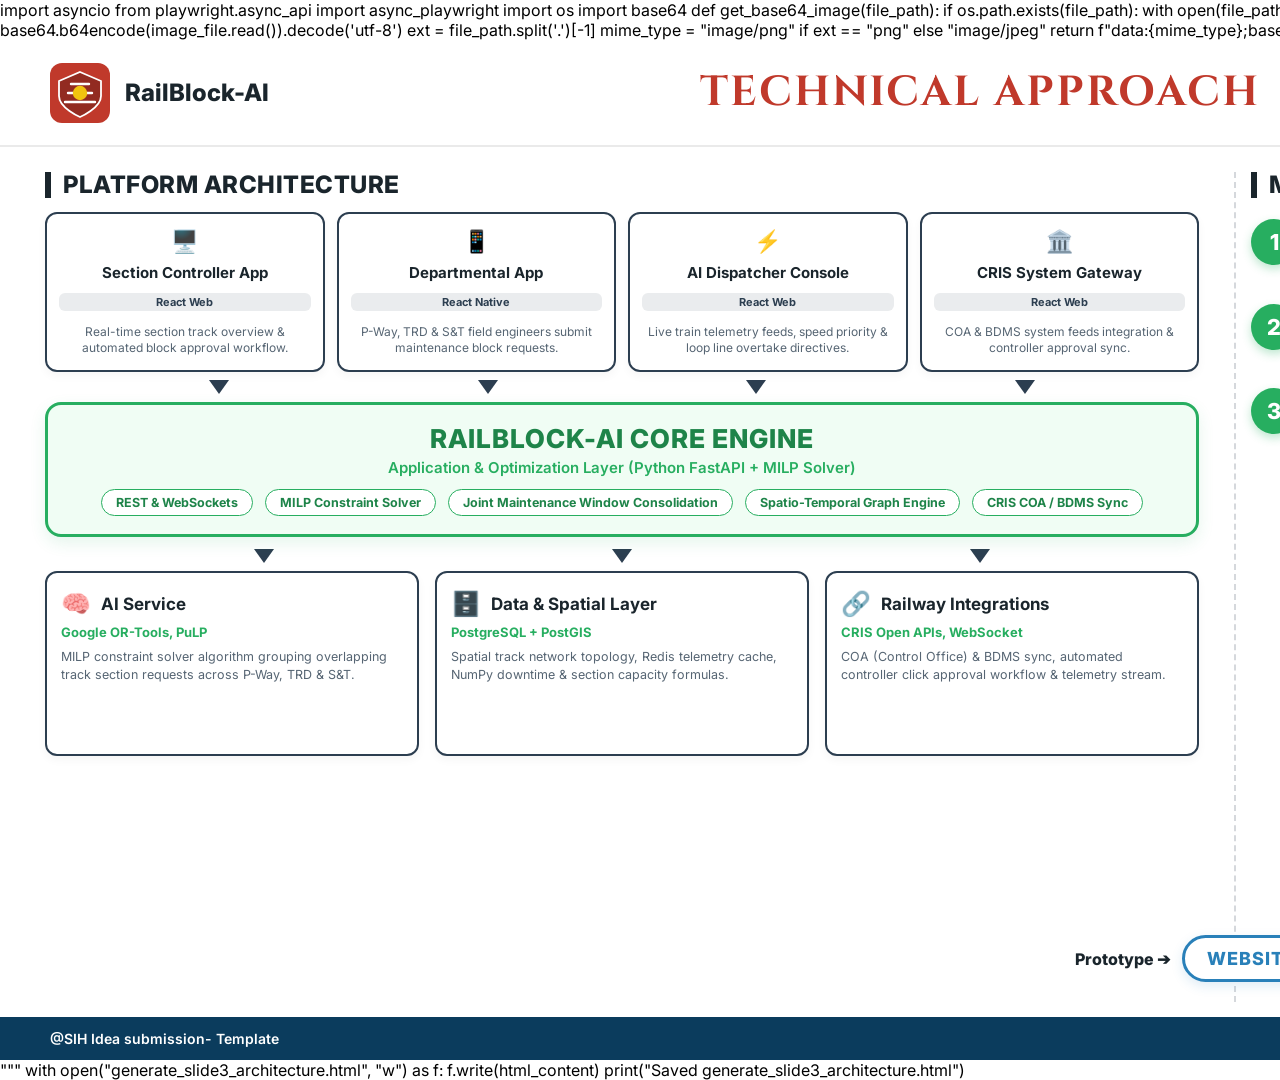
<file: generate_slide3_architecture.html>
import asyncio
from playwright.async_api import async_playwright
import os
import base64

def get_base64_image(file_path):
    if os.path.exists(file_path):
        with open(file_path, "rb") as image_file:
            encoded_string = base64.b64encode(image_file.read()).decode('utf-8')
            ext = file_path.split('.')[-1]
            mime_type = "image/png" if ext == "png" else "image/jpeg"
            return f"data:{mime_type};base64,{encoded_string}"
    return ""

html_content = """<!DOCTYPE html>
<html lang="en">
<head>
    <meta charset="UTF-8">
    <title>RailBlock-AI Slide 3 Technical Approach</title>
    <style>
        @import url('https://fonts.googleapis.com/css2?family=Inter:wght@400;500;600;700;800&family=Cinzel:wght@700&display=swap');
        
        * {
            box-sizing: border-box;
            margin: 0;
            padding: 0;
            font-family: 'Inter', -apple-system, BlinkMacSystemFont, sans-serif;
        }

        body {
            width: 1920px;
            height: 1080px;
            background-color: #ffffff;
            overflow: hidden;
            display: flex;
            flex-direction: column;
            justify-content: space-between;
        }

        /* HEADER BANNER */
        .header {
            height: 110px;
            width: 100%;
            padding: 15px 50px;
            display: flex;
            align-items: center;
            justify-content: space-between;
            border-bottom: 2px solid #eaeaea;
            background: #ffffff;
        }

        .header-logo-left {
            height: 75px;
            display: flex;
            align-items: center;
            gap: 15px;
        }

        .header-logo-left img {
            height: 70px;
            object-fit: contain;
        }

        .header-title {
            font-family: 'Cinzel', 'Times New Roman', serif;
            font-size: 42px;
            font-weight: 700;
            color: #C0392B;
            letter-spacing: 2px;
            text-transform: uppercase;
        }

        .header-logo-right {
            height: 75px;
            display: flex;
            align-items: center;
        }

        .header-logo-right img {
            height: 75px;
            object-fit: contain;
        }

        /* MAIN SLIDE CONTENT AREA */
        .main-content {
            height: 910px;
            padding: 25px 45px 15px 45px;
            display: flex;
            gap: 35px;
            background: #ffffff;
            position: relative;
        }

        /* LEFT SIDE: PLATFORM ARCHITECTURE (66%) */
        .left-panel {
            flex: 1.85;
            display: flex;
            flex-direction: column;
            gap: 14px;
        }

        .panel-title {
            font-size: 24px;
            font-weight: 800;
            color: #1A252C;
            letter-spacing: 0.5px;
            text-transform: uppercase;
            border-left: 6px solid #1A252C;
            padding-left: 12px;
            line-height: 1.1;
        }

        /* ROW 1: USER PORTALS */
        .portals-grid {
            display: grid;
            grid-template-columns: repeat(4, 1fr);
            gap: 12px;
        }

        .portal-card {
            background: #ffffff;
            border: 2px solid #2C3E50;
            border-radius: 12px;
            padding: 14px 12px;
            text-align: center;
            box-shadow: 0 4px 10px rgba(0,0,0,0.04);
            display: flex;
            flex-direction: column;
            justify-content: space-between;
            height: 160px;
        }

        .portal-card .card-icon {
            font-size: 22px;
            margin-bottom: 2px;
        }

        .portal-card .card-title {
            font-size: 15px;
            font-weight: 700;
            color: #1A252C;
            margin-bottom: 4px;
        }

        .portal-card .card-badge {
            display: inline-block;
            background: #EAECEE;
            color: #2C3E50;
            font-size: 11px;
            font-weight: 700;
            padding: 2px 8px;
            border-radius: 6px;
            margin-bottom: 6px;
        }

        .portal-card .card-desc {
            font-size: 12px;
            color: #566573;
            line-height: 1.35;
        }

        /* CONNECTOR ARROWS */
        .arrows-row {
            display: flex;
            justify-content: space-around;
            padding: 0 40px;
            margin: -6px 0;
        }

        .arrow-down {
            width: 0;
            height: 0;
            border-left: 10px solid transparent;
            border-right: 10px solid transparent;
            border-top: 14px solid #2C3E50;
        }

        /* MIDDLE ENGINE LAYER */
        .engine-box {
            background: #F0FDF4;
            border: 3px solid #27AE60;
            border-radius: 16px;
            padding: 18px 24px;
            text-align: center;
            box-shadow: 0 6px 16px rgba(39, 174, 96, 0.12);
            position: relative;
        }

        .engine-title {
            font-size: 26px;
            font-weight: 800;
            color: #1E8449;
            letter-spacing: 1px;
            margin-bottom: 4px;
        }

        .engine-subtitle {
            font-size: 15px;
            font-weight: 600;
            color: #27AE60;
            margin-bottom: 12px;
        }

        .engine-pills {
            display: flex;
            flex-wrap: wrap;
            justify-content: center;
            gap: 8px 12px;
        }

        .engine-pill {
            background: #ffffff;
            border: 1.5px solid #27AE60;
            color: #1E8449;
            font-size: 12.5px;
            font-weight: 700;
            padding: 5px 14px;
            border-radius: 20px;
        }

        /* ROW 3: BACKEND SERVICES */
        .backend-grid {
            display: grid;
            grid-template-columns: repeat(3, 1fr);
            gap: 16px;
        }

        .backend-card {
            background: #ffffff;
            border: 2px solid #2C3E50;
            border-radius: 12px;
            padding: 16px 14px;
            box-shadow: 0 4px 10px rgba(0,0,0,0.04);
            display: flex;
            flex-direction: column;
            height: 185px;
        }

        .backend-card .card-header {
            display: flex;
            align-items: center;
            gap: 10px;
            margin-bottom: 6px;
        }

        .backend-card .card-icon {
            font-size: 24px;
        }

        .backend-card .card-title {
            font-size: 17px;
            font-weight: 700;
            color: #1A252C;
        }

        .backend-card .card-tech {
            font-size: 13px;
            font-weight: 700;
            color: #27AE60;
            margin-bottom: 8px;
        }

        .backend-card .card-desc {
            font-size: 12.5px;
            color: #566573;
            line-height: 1.4;
        }

        /* PROTOTYPE CALLOUT CLOUD */
        .prototype-callout {
            position: absolute;
            bottom: 35px;
            left: 56%;
            display: flex;
            align-items: center;
            gap: 12px;
            z-index: 10;
        }

        .prototype-label {
            font-size: 16px;
            font-weight: 800;
            color: #1A252C;
        }

        .cloud-bubble {
            background: #ffffff;
            border: 3px solid #2980B9;
            border-radius: 30px;
            padding: 10px 22px;
            color: #2980B9;
            font-size: 18px;
            font-weight: 800;
            box-shadow: 0 4px 12px rgba(41, 128, 185, 0.15);
            text-transform: uppercase;
            letter-spacing: 1px;
        }

        /* RIGHT SIDE: BLOCK PLANNING RULE (34%) */
        .right-panel {
            flex: 1;
            display: flex;
            flex-direction: column;
            gap: 16px;
            padding-left: 15px;
            border-left: 2px dashed #D5D8DC;
        }

        .rule-cards {
            display: flex;
            flex-direction: column;
            gap: 20px;
            margin-top: 5px;
        }

        .rule-card {
            display: flex;
            gap: 16px;
            align-items: flex-start;
        }

        .rule-number {
            width: 46px;
            height: 46px;
            background: #27AE60;
            color: #ffffff;
            border-radius: 50%;
            display: flex;
            align-items: center;
            justify-content: center;
            font-size: 22px;
            font-weight: 800;
            flex-shrink: 0;
            box-shadow: 0 4px 10px rgba(39, 174, 96, 0.3);
        }

        .rule-content {
            display: flex;
            flex-direction: column;
            gap: 4px;
        }

        .rule-title {
            font-size: 18px;
            font-weight: 800;
            color: #1A252C;
            letter-spacing: 0.5px;
        }

        .rule-desc {
            font-size: 13.5px;
            color: #566573;
            line-height: 1.45;
        }

        /* FOOTER BANNER */
        .footer {
            height: 45px;
            background: #0B3C5D;
            color: #ffffff;
            display: flex;
            align-items: center;
            justify-content: space-between;
            padding: 0 50px;
            font-size: 14px;
            font-weight: 600;
        }
    </style>
</head>
<body>

    <!-- HEADER BANNER -->
    <div class="header">
        <div class="header-logo-left">
            <svg width="60" height="60" viewBox="0 0 100 100" fill="none" xmlns="http://www.w3.org/2000/svg">
                <rect width="100" height="100" rx="20" fill="#C0392B"/>
                <path d="M50 15 L85 30 V55 C85 75 50 90 50 90 C50 90 15 75 15 55 V30 L50 15 Z" fill="#922B21" stroke="#FFFFFF" stroke-width="3"/>
                <path d="M25 65 L75 65 M30 50 L70 50 M35 35 L65 35" stroke="#FFFFFF" stroke-width="4" stroke-linecap="round"/>
                <circle cx="50" cy="50" r="12" fill="#F1C40F"/>
            </svg>
            <span style="font-size: 24px; font-weight: 800; color: #1A252C;">RailBlock-AI</span>
        </div>
        <div class="header-title">TECHNICAL APPROACH</div>
        <div class="header-logo-right">
            <svg width="180" height="60" viewBox="0 0 300 100" fill="none" xmlns="http://www.w3.org/2000/svg">
                <circle cx="50" cy="50" r="35" fill="#E67E22"/>
                <path d="M50 20 V80 M20 50 H80 M30 30 L70 70 M30 70 L70 30" stroke="#FFFFFF" stroke-width="4"/>
                <text x="95" y="45" fill="#1A252C" font-size="22" font-weight="800">SMART INDIA</text>
                <text x="95" y="70" fill="#27AE60" font-size="20" font-weight="800">HACKATHON 2026</text>
            </svg>
        </div>
    </div>

    <!-- MAIN CONTENT -->
    <div class="main-content">

        <!-- LEFT PANEL: PLATFORM ARCHITECTURE -->
        <div class="left-panel">
            <div class="panel-title">PLATFORM ARCHITECTURE</div>

            <!-- ROW 1: USER PORTALS -->
            <div class="portals-grid">
                <div class="portal-card">
                    <div class="card-icon">🖥️</div>
                    <div class="card-title">Section Controller App</div>
                    <div class="card-badge">React Web</div>
                    <div class="card-desc">Real-time section track overview & automated block approval workflow.</div>
                </div>

                <div class="portal-card">
                    <div class="card-icon">📱</div>
                    <div class="card-title">Departmental App</div>
                    <div class="card-badge">React Native</div>
                    <div class="card-desc">P-Way, TRD & S&T field engineers submit maintenance block requests.</div>
                </div>

                <div class="portal-card">
                    <div class="card-icon">⚡</div>
                    <div class="card-title">AI Dispatcher Console</div>
                    <div class="card-badge">React Web</div>
                    <div class="card-desc">Live train telemetry feeds, speed priority & loop line overtake directives.</div>
                </div>

                <div class="portal-card">
                    <div class="card-icon">🏛️</div>
                    <div class="card-title">CRIS System Gateway</div>
                    <div class="card-badge">React Web</div>
                    <div class="card-desc">COA & BDMS system feeds integration & controller approval sync.</div>
                </div>
            </div>

            <!-- CONNECTOR ARROWS -->
            <div class="arrows-row">
                <div class="arrow-down"></div>
                <div class="arrow-down"></div>
                <div class="arrow-down"></div>
                <div class="arrow-down"></div>
            </div>

            <!-- MIDDLE ENGINE LAYER -->
            <div class="engine-box">
                <div class="engine-title">RAILBLOCK-AI CORE ENGINE</div>
                <div class="engine-subtitle">Application & Optimization Layer (Python FastAPI + MILP Solver)</div>
                <div class="engine-pills">
                    <span class="engine-pill">REST & WebSockets</span>
                    <span class="engine-pill">MILP Constraint Solver</span>
                    <span class="engine-pill">Joint Maintenance Window Consolidation</span>
                    <span class="engine-pill">Spatio-Temporal Graph Engine</span>
                    <span class="engine-pill">CRIS COA / BDMS Sync</span>
                </div>
            </div>

            <!-- CONNECTOR ARROWS -->
            <div class="arrows-row" style="margin-top: -2px;">
                <div class="arrow-down"></div>
                <div class="arrow-down"></div>
                <div class="arrow-down"></div>
            </div>

            <!-- ROW 3: BACKEND SERVICES -->
            <div class="backend-grid">
                <div class="backend-card">
                    <div class="card-header">
                        <span class="card-icon">🧠</span>
                        <span class="card-title">AI Service</span>
                    </div>
                    <div class="card-tech">Google OR-Tools, PuLP</div>
                    <div class="card-desc">MILP constraint solver algorithm grouping overlapping track section requests across P-Way, TRD & S&T.</div>
                </div>

                <div class="backend-card">
                    <div class="card-header">
                        <span class="card-icon">🗄️</span>
                        <span class="card-title">Data & Spatial Layer</span>
                    </div>
                    <div class="card-tech">PostgreSQL + PostGIS</div>
                    <div class="card-desc">Spatial track network topology, Redis telemetry cache, NumPy downtime & section capacity formulas.</div>
                </div>

                <div class="backend-card">
                    <div class="card-header">
                        <span class="card-icon">🔗</span>
                        <span class="card-title">Railway Integrations</span>
                    </div>
                    <div class="card-tech">CRIS Open APIs, WebSocket</div>
                    <div class="card-desc">COA (Control Office) & BDMS sync, automated controller click approval workflow & telemetry stream.</div>
                </div>
            </div>
        </div>

        <!-- PROTOTYPE CALLOUT CLOUD -->
        <div class="prototype-callout">
            <span class="prototype-label">Prototype ➔</span>
            <div class="cloud-bubble">WEBSITE</div>
        </div>

        <!-- RIGHT PANEL: BLOCK PLANNING RULE -->
        <div class="right-panel">
            <div class="panel-title">MILP BLOCK PLANNING RULE</div>

            <div class="rule-cards">
                <div class="rule-card">
                    <div class="rule-number">1</div>
                    <div class="rule-content">
                        <div class="rule-title">FILTER & CONSOLIDATE</div>
                        <div class="rule-desc">Groups overlapping P-Way, TRD & S&T track section requests into a single 4h joint maintenance window to eliminate repeated section closures.</div>
                    </div>
                </div>

                <div class="rule-card">
                    <div class="rule-number">2</div>
                    <div class="rule-content">
                        <div class="rule-title">RANK & SOLVE (MILP)</div>
                        <div class="rule-desc">Formulates Mixed-Integer Linear Programming to minimize total train delay while prioritizing high-speed express trains over slow freight traffic.</div>
                    </div>
                </div>

                <div class="rule-card">
                    <div class="rule-number">3</div>
                    <div class="rule-content">
                        <div class="rule-title">DYNAMIC DISPATCH</div>
                        <div class="rule-desc">Spatio-temporal graph rerouting dispatches loop line overtakes and dynamically updates section capacity with zero domino delay.</div>
                    </div>
                </div>
            </div>
        </div>

    </div>

    <!-- FOOTER BANNER -->
    <div class="footer">
        <span>@SIH Idea submission- Template</span>
        <span>3</span>
    </div>

</body>
</html>
"""

with open("generate_slide3_architecture.html", "w") as f:
    f.write(html_content)

print("Saved generate_slide3_architecture.html")
</file>
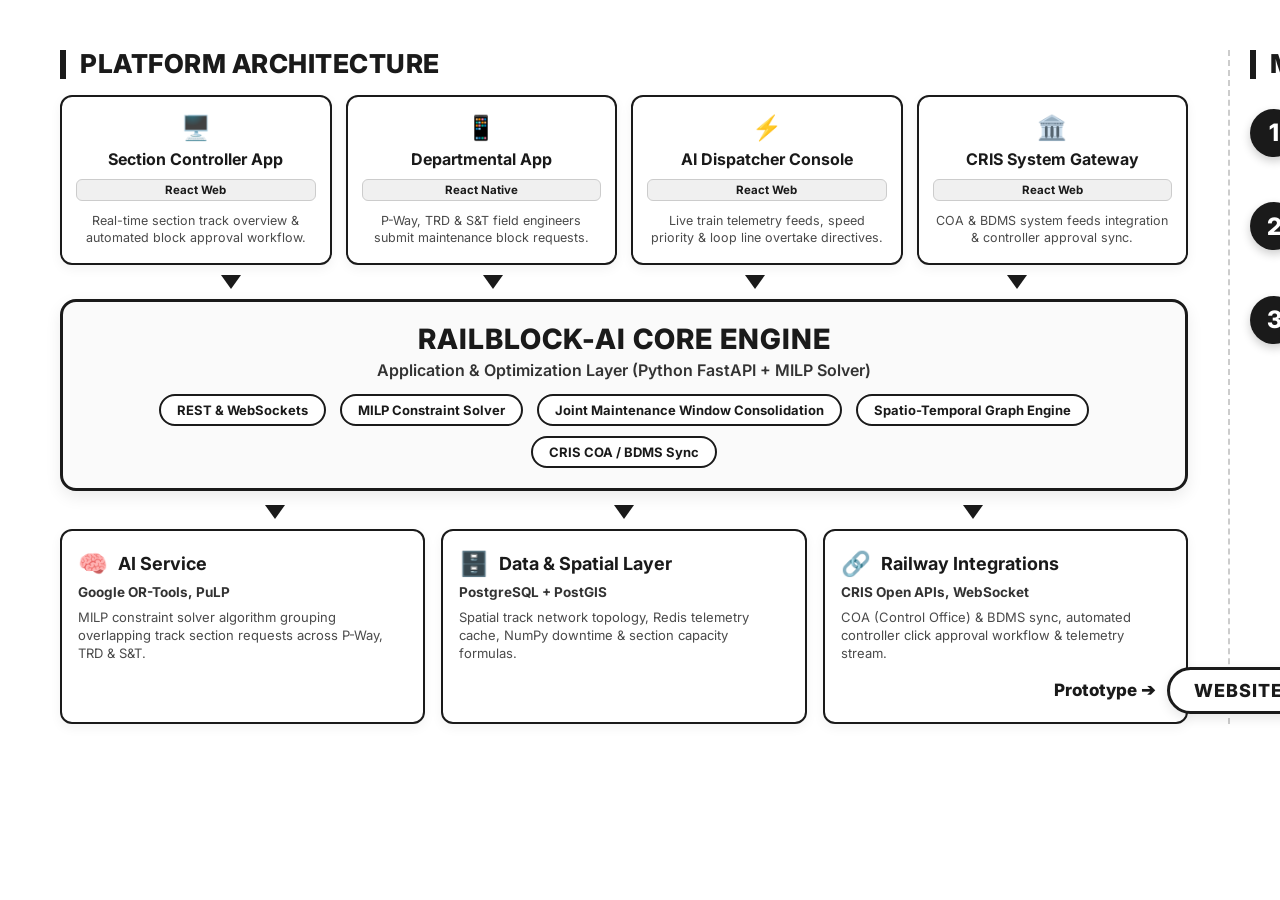
<file: slide3_bw_content.html>
<!DOCTYPE html>
<html lang="en">
<head>
    <meta charset="UTF-8">
    <title>RailBlock-AI Architecture Content Only (Black & White)</title>
    <style>
        @import url('https://fonts.googleapis.com/css2?family=Inter:wght@400;500;600;700;800&display=swap');
        
        * {
            box-sizing: border-box;
            margin: 0;
            padding: 0;
            font-family: 'Inter', -apple-system, BlinkMacSystemFont, sans-serif;
        }

        body {
            width: 1920px;
            background-color: #ffffff;
            overflow: hidden;
            display: flex;
            justify-content: center;
            align-items: center;
            padding: 20px;
        }

        /* MAIN CONTENT AREA ONLY - NO HEADER / NO FOOTER */
        .main-content {
            width: 1880px;
            padding: 30px 40px;
            display: flex;
            gap: 40px;
            background: #ffffff;
            position: relative;
        }

        /* LEFT SIDE: PLATFORM ARCHITECTURE (65%) */
        .left-panel {
            flex: 1.85;
            display: flex;
            flex-direction: column;
            gap: 16px;
        }

        .panel-title {
            font-size: 26px;
            font-weight: 800;
            color: #1A1A1A;
            letter-spacing: 0.5px;
            text-transform: uppercase;
            border-left: 6px solid #1A1A1A;
            padding-left: 14px;
            line-height: 1.1;
        }

        /* ROW 1: USER PORTALS */
        .portals-grid {
            display: grid;
            grid-template-columns: repeat(4, 1fr);
            gap: 14px;
        }

        .portal-card {
            background: #ffffff;
            border: 2px solid #1A1A1A;
            border-radius: 12px;
            padding: 16px 14px;
            text-align: center;
            box-shadow: 0 4px 12px rgba(0,0,0,0.05);
            display: flex;
            flex-direction: column;
            justify-content: space-between;
            height: 170px;
        }

        .portal-card .card-icon {
            font-size: 24px;
            margin-bottom: 2px;
        }

        .portal-card .card-title {
            font-size: 16px;
            font-weight: 700;
            color: #1A1A1A;
            margin-bottom: 4px;
        }

        .portal-card .card-badge {
            display: inline-block;
            background: #F0F0F0;
            color: #1A1A1A;
            border: 1px solid #CCCCCC;
            font-size: 11.5px;
            font-weight: 700;
            padding: 3px 10px;
            border-radius: 6px;
            margin-bottom: 6px;
        }

        .portal-card .card-desc {
            font-size: 12.5px;
            color: #4A4A4A;
            line-height: 1.35;
        }

        /* CONNECTOR ARROWS */
        .arrows-row {
            display: flex;
            justify-content: space-around;
            padding: 0 40px;
            margin: -6px 0;
        }

        .arrow-down {
            width: 0;
            height: 0;
            border-left: 10px solid transparent;
            border-right: 10px solid transparent;
            border-top: 14px solid #1A1A1A;
        }

        /* MIDDLE ENGINE LAYER */
        .engine-box {
            background: #FAFAFA;
            border: 3px solid #1A1A1A;
            border-radius: 16px;
            padding: 20px 24px;
            text-align: center;
            box-shadow: 0 6px 16px rgba(0, 0, 0, 0.08);
            position: relative;
        }

        .engine-title {
            font-size: 28px;
            font-weight: 800;
            color: #1A1A1A;
            letter-spacing: 1px;
            margin-bottom: 4px;
        }

        .engine-subtitle {
            font-size: 16px;
            font-weight: 600;
            color: #333333;
            margin-bottom: 14px;
        }

        .engine-pills {
            display: flex;
            flex-wrap: wrap;
            justify-content: center;
            gap: 10px 14px;
        }

        .engine-pill {
            background: #ffffff;
            border: 2px solid #1A1A1A;
            color: #1A1A1A;
            font-size: 13px;
            font-weight: 700;
            padding: 6px 16px;
            border-radius: 20px;
        }

        /* ROW 3: BACKEND SERVICES */
        .backend-grid {
            display: grid;
            grid-template-columns: repeat(3, 1fr);
            gap: 16px;
        }

        .backend-card {
            background: #ffffff;
            border: 2px solid #1A1A1A;
            border-radius: 12px;
            padding: 18px 16px;
            box-shadow: 0 4px 12px rgba(0,0,0,0.05);
            display: flex;
            flex-direction: column;
            height: 195px;
        }

        .backend-card .card-header {
            display: flex;
            align-items: center;
            gap: 10px;
            margin-bottom: 6px;
        }

        .backend-card .card-icon {
            font-size: 24px;
        }

        .backend-card .card-title {
            font-size: 18px;
            font-weight: 700;
            color: #1A1A1A;
        }

        .backend-card .card-tech {
            font-size: 13.5px;
            font-weight: 700;
            color: #333333;
            margin-bottom: 8px;
        }

        .backend-card .card-desc {
            font-size: 13px;
            color: #4A4A4A;
            line-height: 1.4;
        }

        /* PROTOTYPE CALLOUT CLOUD */
        .prototype-callout {
            position: absolute;
            bottom: 40px;
            left: 55%;
            display: flex;
            align-items: center;
            gap: 12px;
            z-index: 10;
        }

        .prototype-label {
            font-size: 17px;
            font-weight: 800;
            color: #1A1A1A;
        }

        .cloud-bubble {
            background: #ffffff;
            border: 3px solid #1A1A1A;
            border-radius: 30px;
            padding: 10px 24px;
            color: #1A1A1A;
            font-size: 18px;
            font-weight: 800;
            box-shadow: 0 4px 12px rgba(0, 0, 0, 0.1);
            text-transform: uppercase;
            letter-spacing: 1px;
        }

        /* RIGHT SIDE: BLOCK PLANNING RULE (35%) */
        .right-panel {
            flex: 1;
            display: flex;
            flex-direction: column;
            gap: 20px;
            padding-left: 20px;
            border-left: 2px dashed #CCCCCC;
        }

        .rule-cards {
            display: flex;
            flex-direction: column;
            gap: 24px;
            margin-top: 10px;
        }

        .rule-card {
            display: flex;
            gap: 18px;
            align-items: flex-start;
        }

        .rule-number {
            width: 48px;
            height: 48px;
            background: #1A1A1A;
            color: #ffffff;
            border-radius: 50%;
            display: flex;
            align-items: center;
            justify-content: center;
            font-size: 24px;
            font-weight: 800;
            flex-shrink: 0;
            box-shadow: 0 4px 10px rgba(0, 0, 0, 0.2);
        }

        .rule-content {
            display: flex;
            flex-direction: column;
            gap: 6px;
        }

        .rule-title {
            font-size: 19px;
            font-weight: 800;
            color: #1A1A1A;
            letter-spacing: 0.5px;
        }

        .rule-desc {
            font-size: 14px;
            color: #4A4A4A;
            line-height: 1.45;
        }
    </style>
</head>
<body>

    <!-- MAIN CONTENT ONLY (NO HEADER BANNER, NO FOOTER BANNER) -->
    <div class="main-content">

        <!-- LEFT PANEL: PLATFORM ARCHITECTURE -->
        <div class="left-panel">
            <div class="panel-title">PLATFORM ARCHITECTURE</div>

            <!-- ROW 1: USER PORTALS -->
            <div class="portals-grid">
                <div class="portal-card">
                    <div class="card-icon">🖥️</div>
                    <div class="card-title">Section Controller App</div>
                    <div class="card-badge">React Web</div>
                    <div class="card-desc">Real-time section track overview & automated block approval workflow.</div>
                </div>

                <div class="portal-card">
                    <div class="card-icon">📱</div>
                    <div class="card-title">Departmental App</div>
                    <div class="card-badge">React Native</div>
                    <div class="card-desc">P-Way, TRD & S&T field engineers submit maintenance block requests.</div>
                </div>

                <div class="portal-card">
                    <div class="card-icon">⚡</div>
                    <div class="card-title">AI Dispatcher Console</div>
                    <div class="card-badge">React Web</div>
                    <div class="card-desc">Live train telemetry feeds, speed priority & loop line overtake directives.</div>
                </div>

                <div class="portal-card">
                    <div class="card-icon">🏛️</div>
                    <div class="card-title">CRIS System Gateway</div>
                    <div class="card-badge">React Web</div>
                    <div class="card-desc">COA & BDMS system feeds integration & controller approval sync.</div>
                </div>
            </div>

            <!-- CONNECTOR ARROWS -->
            <div class="arrows-row">
                <div class="arrow-down"></div>
                <div class="arrow-down"></div>
                <div class="arrow-down"></div>
                <div class="arrow-down"></div>
            </div>

            <!-- MIDDLE ENGINE LAYER -->
            <div class="engine-box">
                <div class="engine-title">RAILBLOCK-AI CORE ENGINE</div>
                <div class="engine-subtitle">Application & Optimization Layer (Python FastAPI + MILP Solver)</div>
                <div class="engine-pills">
                    <span class="engine-pill">REST & WebSockets</span>
                    <span class="engine-pill">MILP Constraint Solver</span>
                    <span class="engine-pill">Joint Maintenance Window Consolidation</span>
                    <span class="engine-pill">Spatio-Temporal Graph Engine</span>
                    <span class="engine-pill">CRIS COA / BDMS Sync</span>
                </div>
            </div>

            <!-- CONNECTOR ARROWS -->
            <div class="arrows-row" style="margin-top: -2px;">
                <div class="arrow-down"></div>
                <div class="arrow-down"></div>
                <div class="arrow-down"></div>
            </div>

            <!-- ROW 3: BACKEND SERVICES -->
            <div class="backend-grid">
                <div class="backend-card">
                    <div class="card-header">
                        <span class="card-icon">🧠</span>
                        <span class="card-title">AI Service</span>
                    </div>
                    <div class="card-tech">Google OR-Tools, PuLP</div>
                    <div class="card-desc">MILP constraint solver algorithm grouping overlapping track section requests across P-Way, TRD & S&T.</div>
                </div>

                <div class="backend-card">
                    <div class="card-header">
                        <span class="card-icon">🗄️</span>
                        <span class="card-title">Data & Spatial Layer</span>
                    </div>
                    <div class="card-tech">PostgreSQL + PostGIS</div>
                    <div class="card-desc">Spatial track network topology, Redis telemetry cache, NumPy downtime & section capacity formulas.</div>
                </div>

                <div class="backend-card">
                    <div class="card-header">
                        <span class="card-icon">🔗</span>
                        <span class="card-title">Railway Integrations</span>
                    </div>
                    <div class="card-tech">CRIS Open APIs, WebSocket</div>
                    <div class="card-desc">COA (Control Office) & BDMS sync, automated controller click approval workflow & telemetry stream.</div>
                </div>
            </div>
        </div>

        <!-- PROTOTYPE CALLOUT CLOUD -->
        <div class="prototype-callout">
            <span class="prototype-label">Prototype ➔</span>
            <div class="cloud-bubble">WEBSITE</div>
        </div>

        <!-- RIGHT PANEL: BLOCK PLANNING RULE -->
        <div class="right-panel">
            <div class="panel-title">MILP BLOCK PLANNING RULE</div>

            <div class="rule-cards">
                <div class="rule-card">
                    <div class="rule-number">1</div>
                    <div class="rule-content">
                        <div class="rule-title">FILTER & CONSOLIDATE</div>
                        <div class="rule-desc">Groups overlapping P-Way, TRD & S&T track section requests into a single 4h joint maintenance window to eliminate repeated section closures.</div>
                    </div>
                </div>

                <div class="rule-card">
                    <div class="rule-number">2</div>
                    <div class="rule-content">
                        <div class="rule-title">RANK & SOLVE (MILP)</div>
                        <div class="rule-desc">Formulates Mixed-Integer Linear Programming to minimize total train delay while prioritizing high-speed express trains over slow freight traffic.</div>
                    </div>
                </div>

                <div class="rule-card">
                    <div class="rule-number">3</div>
                    <div class="rule-content">
                        <div class="rule-title">DYNAMIC DISPATCH</div>
                        <div class="rule-desc">Spatio-temporal graph rerouting dispatches loop line overtakes and dynamically updates section capacity with zero domino delay.</div>
                    </div>
                </div>
            </div>
        </div>

    </div>

</body>
</html>
</file>
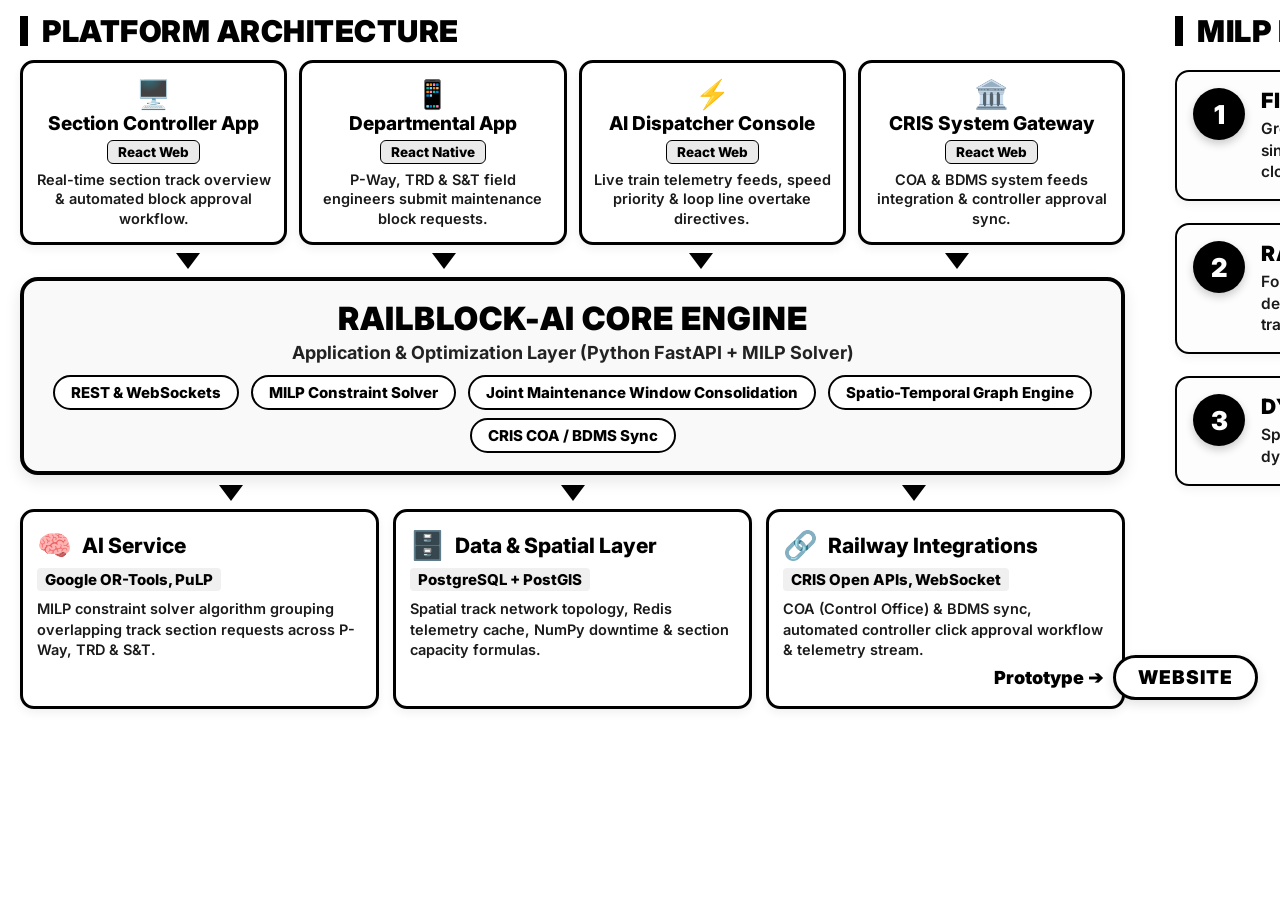
<file: slide3_bw_large_font.html>
<!DOCTYPE html>
<html lang="en">
<head>
    <meta charset="UTF-8">
    <title>RailBlock-AI B&W Architecture Large Font</title>
    <style>
        @import url('https://fonts.googleapis.com/css2?family=Inter:wght@500;600;700;800;900&display=swap');
        
        * {
            box-sizing: border-box;
            margin: 0;
            padding: 0;
            font-family: 'Inter', -apple-system, BlinkMacSystemFont, sans-serif;
        }

        body {
            width: 1840px;
            background-color: #ffffff;
            overflow: hidden;
            display: flex;
            justify-content: center;
            align-items: center;
            padding: 0;
        }

        /* MAIN CONTENT AREA - OPTIMIZED FOR CANVA 1840x780 ASPECT RATIO */
        .main-content {
            width: 1840px;
            padding: 16px 20px;
            display: flex;
            gap: 30px;
            background: #ffffff;
            position: relative;
        }

        /* LEFT SIDE: PLATFORM ARCHITECTURE (64%) */
        .left-panel {
            flex: 1.8;
            display: flex;
            flex-direction: column;
            gap: 12px;
        }

        .panel-title {
            font-size: 30px;
            font-weight: 900;
            color: #000000;
            letter-spacing: 0.5px;
            text-transform: uppercase;
            border-left: 8px solid #000000;
            padding-left: 14px;
            line-height: 1.0;
            margin-bottom: 2px;
        }

        /* ROW 1: USER PORTALS */
        .portals-grid {
            display: grid;
            grid-template-columns: repeat(4, 1fr);
            gap: 12px;
        }

        .portal-card {
            background: #ffffff;
            border: 3px solid #000000;
            border-radius: 14px;
            padding: 14px 12px;
            text-align: center;
            box-shadow: 0 4px 10px rgba(0,0,0,0.06);
            display: flex;
            flex-direction: column;
            justify-content: space-between;
            min-height: 185px;
        }

        .portal-card .card-icon {
            font-size: 28px;
            margin-bottom: 2px;
        }

        .portal-card .card-title {
            font-size: 19px;
            font-weight: 800;
            color: #000000;
            margin-bottom: 4px;
            line-height: 1.2;
        }

        .portal-card .card-badge {
            display: inline-block;
            background: #EAEAEA;
            color: #000000;
            border: 1.5px solid #000000;
            font-size: 13.5px;
            font-weight: 800;
            padding: 3px 10px;
            border-radius: 6px;
            margin-bottom: 6px;
            align-self: center;
        }

        .portal-card .card-desc {
            font-size: 14.5px;
            font-weight: 600;
            color: #1A1A1A;
            line-height: 1.35;
        }

        /* CONNECTOR ARROWS */
        .arrows-row {
            display: flex;
            justify-content: space-around;
            padding: 0 40px;
            margin: -4px 0;
        }

        .arrow-down {
            width: 0;
            height: 0;
            border-left: 12px solid transparent;
            border-right: 12px solid transparent;
            border-top: 16px solid #000000;
        }

        /* MIDDLE ENGINE LAYER */
        .engine-box {
            background: #F9F9F9;
            border: 4px solid #000000;
            border-radius: 18px;
            padding: 18px 24px;
            text-align: center;
            box-shadow: 0 6px 16px rgba(0, 0, 0, 0.1);
            position: relative;
        }

        .engine-title {
            font-size: 32px;
            font-weight: 900;
            color: #000000;
            letter-spacing: 1px;
            margin-bottom: 4px;
        }

        .engine-subtitle {
            font-size: 18px;
            font-weight: 700;
            color: #222222;
            margin-bottom: 12px;
        }

        .engine-pills {
            display: flex;
            flex-wrap: wrap;
            justify-content: center;
            gap: 8px 12px;
        }

        .engine-pill {
            background: #ffffff;
            border: 2.5px solid #000000;
            color: #000000;
            font-size: 15px;
            font-weight: 800;
            padding: 6px 16px;
            border-radius: 20px;
        }

        /* ROW 3: BACKEND SERVICES */
        .backend-grid {
            display: grid;
            grid-template-columns: repeat(3, 1fr);
            gap: 14px;
        }

        .backend-card {
            background: #ffffff;
            border: 3px solid #000000;
            border-radius: 14px;
            padding: 16px 14px;
            box-shadow: 0 4px 10px rgba(0,0,0,0.06);
            display: flex;
            flex-direction: column;
            min-height: 200px;
        }

        .backend-card .card-header {
            display: flex;
            align-items: center;
            gap: 10px;
            margin-bottom: 6px;
        }

        .backend-card .card-icon {
            font-size: 28px;
        }

        .backend-card .card-title {
            font-size: 21px;
            font-weight: 800;
            color: #000000;
        }

        .backend-card .card-tech {
            font-size: 15px;
            font-weight: 800;
            color: #000000;
            margin-bottom: 8px;
            background: #F0F0F0;
            padding: 2px 8px;
            border-radius: 4px;
            display: inline-block;
            align-self: flex-start;
        }

        .backend-card .card-desc {
            font-size: 14.5px;
            font-weight: 600;
            color: #1A1A1A;
            line-height: 1.4;
        }

        /* PROTOTYPE CALLOUT CLOUD */
        .prototype-callout {
            position: absolute;
            bottom: 25px;
            left: 54%;
            display: flex;
            align-items: center;
            gap: 10px;
            z-index: 10;
        }

        .prototype-label {
            font-size: 18px;
            font-weight: 900;
            color: #000000;
        }

        .cloud-bubble {
            background: #ffffff;
            border: 3.5px solid #000000;
            border-radius: 30px;
            padding: 8px 22px;
            color: #000000;
            font-size: 19px;
            font-weight: 900;
            box-shadow: 0 4px 12px rgba(0, 0, 0, 0.12);
            text-transform: uppercase;
            letter-spacing: 1px;
        }

        /* RIGHT SIDE: BLOCK PLANNING RULE (36%) */
        .right-panel {
            flex: 1.05;
            display: flex;
            flex-direction: column;
            gap: 16px;
            padding-left: 20px;
            border-left: 3px stroke #000000;
        }

        .rule-cards {
            display: flex;
            flex-direction: column;
            gap: 22px;
            margin-top: 6px;
        }

        .rule-card {
            display: flex;
            gap: 16px;
            align-items: flex-start;
            background: #FDFDFD;
            border: 2.5px solid #000000;
            border-radius: 14px;
            padding: 16px 16px;
            box-shadow: 0 4px 10px rgba(0,0,0,0.05);
        }

        .rule-number {
            width: 52px;
            height: 52px;
            background: #000000;
            color: #ffffff;
            border-radius: 50%;
            display: flex;
            align-items: center;
            justify-content: center;
            font-size: 26px;
            font-weight: 900;
            flex-shrink: 0;
            box-shadow: 0 4px 8px rgba(0, 0, 0, 0.2);
        }

        .rule-content {
            display: flex;
            flex-direction: column;
            gap: 5px;
        }

        .rule-title {
            font-size: 21px;
            font-weight: 900;
            color: #000000;
            letter-spacing: 0.5px;
        }

        .rule-desc {
            font-size: 15.5px;
            font-weight: 600;
            color: #1A1A1A;
            line-height: 1.4;
        }
    </style>
</head>
<body>

    <!-- MAIN CONTENT ONLY (NO HEADER BANNER, NO FOOTER BANNER) -->
    <div class="main-content">

        <!-- LEFT PANEL: PLATFORM ARCHITECTURE -->
        <div class="left-panel">
            <div class="panel-title">PLATFORM ARCHITECTURE</div>

            <!-- ROW 1: USER PORTALS -->
            <div class="portals-grid">
                <div class="portal-card">
                    <div class="card-icon">🖥️</div>
                    <div class="card-title">Section Controller App</div>
                    <div class="card-badge">React Web</div>
                    <div class="card-desc">Real-time section track overview & automated block approval workflow.</div>
                </div>

                <div class="portal-card">
                    <div class="card-icon">📱</div>
                    <div class="card-title">Departmental App</div>
                    <div class="card-badge">React Native</div>
                    <div class="card-desc">P-Way, TRD & S&T field engineers submit maintenance block requests.</div>
                </div>

                <div class="portal-card">
                    <div class="card-icon">⚡</div>
                    <div class="card-title">AI Dispatcher Console</div>
                    <div class="card-badge">React Web</div>
                    <div class="card-desc">Live train telemetry feeds, speed priority & loop line overtake directives.</div>
                </div>

                <div class="portal-card">
                    <div class="card-icon">🏛️</div>
                    <div class="card-title">CRIS System Gateway</div>
                    <div class="card-badge">React Web</div>
                    <div class="card-desc">COA & BDMS system feeds integration & controller approval sync.</div>
                </div>
            </div>

            <!-- CONNECTOR ARROWS -->
            <div class="arrows-row">
                <div class="arrow-down"></div>
                <div class="arrow-down"></div>
                <div class="arrow-down"></div>
                <div class="arrow-down"></div>
            </div>

            <!-- MIDDLE ENGINE LAYER -->
            <div class="engine-box">
                <div class="engine-title">RAILBLOCK-AI CORE ENGINE</div>
                <div class="engine-subtitle">Application & Optimization Layer (Python FastAPI + MILP Solver)</div>
                <div class="engine-pills">
                    <span class="engine-pill">REST & WebSockets</span>
                    <span class="engine-pill">MILP Constraint Solver</span>
                    <span class="engine-pill">Joint Maintenance Window Consolidation</span>
                    <span class="engine-pill">Spatio-Temporal Graph Engine</span>
                    <span class="engine-pill">CRIS COA / BDMS Sync</span>
                </div>
            </div>

            <!-- CONNECTOR ARROWS -->
            <div class="arrows-row" style="margin-top: -2px;">
                <div class="arrow-down"></div>
                <div class="arrow-down"></div>
                <div class="arrow-down"></div>
            </div>

            <!-- ROW 3: BACKEND SERVICES -->
            <div class="backend-grid">
                <div class="backend-card">
                    <div class="card-header">
                        <span class="card-icon">🧠</span>
                        <span class="card-title">AI Service</span>
                    </div>
                    <div class="card-tech">Google OR-Tools, PuLP</div>
                    <div class="card-desc">MILP constraint solver algorithm grouping overlapping track section requests across P-Way, TRD & S&T.</div>
                </div>

                <div class="backend-card">
                    <div class="card-header">
                        <span class="card-icon">🗄️</span>
                        <span class="card-title">Data & Spatial Layer</span>
                    </div>
                    <div class="card-tech">PostgreSQL + PostGIS</div>
                    <div class="card-desc">Spatial track network topology, Redis telemetry cache, NumPy downtime & section capacity formulas.</div>
                </div>

                <div class="backend-card">
                    <div class="card-header">
                        <span class="card-icon">🔗</span>
                        <span class="card-title">Railway Integrations</span>
                    </div>
                    <div class="card-tech">CRIS Open APIs, WebSocket</div>
                    <div class="card-desc">COA (Control Office) & BDMS sync, automated controller click approval workflow & telemetry stream.</div>
                </div>
            </div>
        </div>

        <!-- PROTOTYPE CALLOUT CLOUD -->
        <div class="prototype-callout">
            <span class="prototype-label">Prototype ➔</span>
            <div class="cloud-bubble">WEBSITE</div>
        </div>

        <!-- RIGHT PANEL: BLOCK PLANNING RULE -->
        <div class="right-panel">
            <div class="panel-title">MILP BLOCK PLANNING RULE</div>

            <div class="rule-cards">
                <div class="rule-card">
                    <div class="rule-number">1</div>
                    <div class="rule-content">
                        <div class="rule-title">FILTER & CONSOLIDATE</div>
                        <div class="rule-desc">Groups overlapping P-Way, TRD & S&T track section requests into a single 4h joint maintenance window to eliminate repeated section closures.</div>
                    </div>
                </div>

                <div class="rule-card">
                    <div class="rule-number">2</div>
                    <div class="rule-content">
                        <div class="rule-title">RANK & SOLVE (MILP)</div>
                        <div class="rule-desc">Formulates Mixed-Integer Linear Programming to minimize total train delay while prioritizing high-speed express trains over slow freight traffic.</div>
                    </div>
                </div>

                <div class="rule-card">
                    <div class="rule-number">3</div>
                    <div class="rule-content">
                        <div class="rule-title">DYNAMIC DISPATCH</div>
                        <div class="rule-desc">Spatio-temporal graph rerouting dispatches loop line overtakes and dynamically updates section capacity with zero domino delay.</div>
                    </div>
                </div>
            </div>
        </div>

    </div>

</body>
</html>
</file>
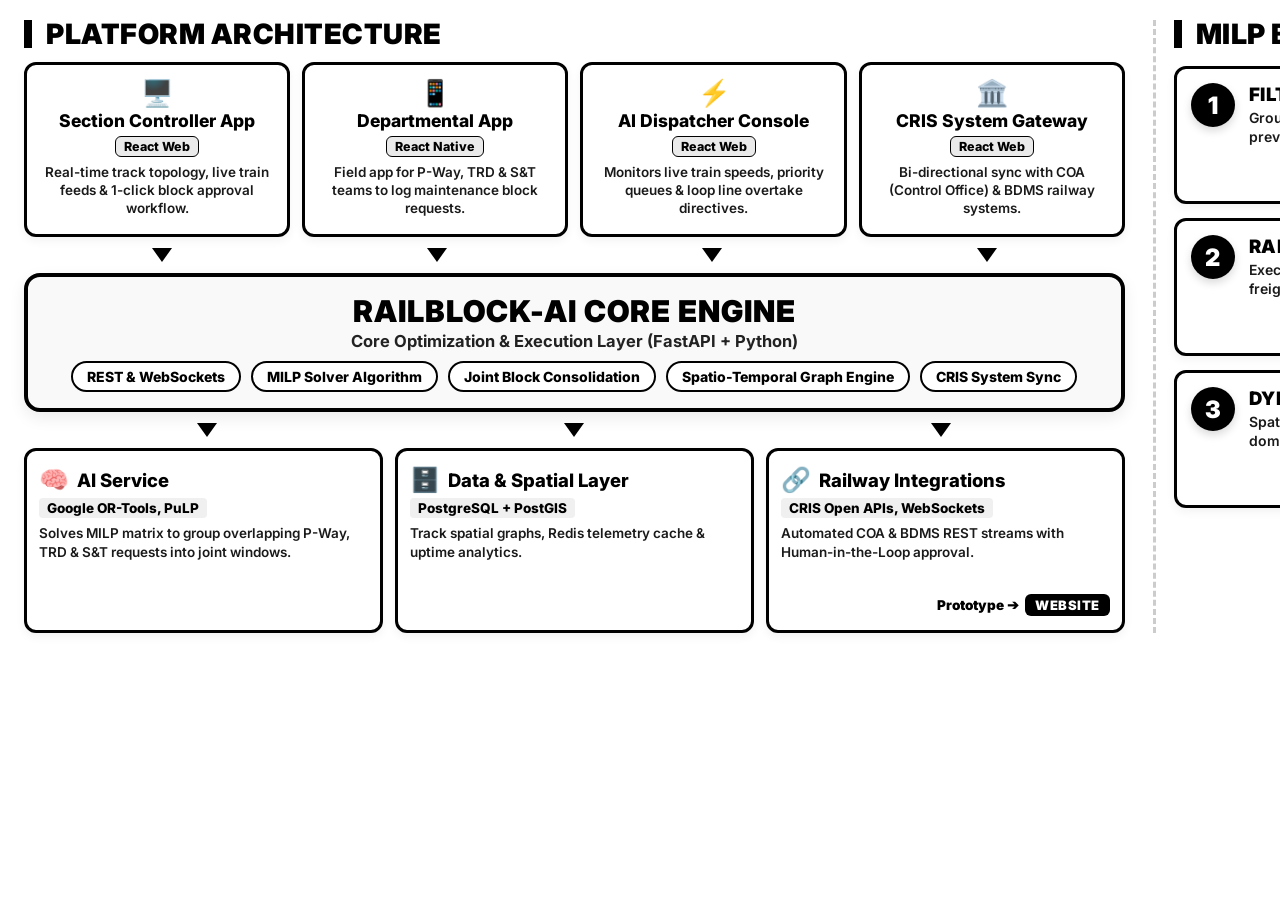
<file: slide3_perfect_layout.html>
<!DOCTYPE html>
<html lang="en">
<head>
    <meta charset="UTF-8">
    <title>RailBlock-AI B&W Architecture Perfect Layout</title>
    <style>
        @import url('https://fonts.googleapis.com/css2?family=Inter:wght@500;600;700;800;900&display=swap');
        
        * {
            box-sizing: border-box;
            margin: 0;
            padding: 0;
            font-family: 'Inter', -apple-system, BlinkMacSystemFont, sans-serif;
        }

        body {
            width: 1840px;
            background-color: #ffffff;
            overflow: hidden;
            display: flex;
            justify-content: center;
            align-items: center;
            padding: 0;
        }

        /* MAIN CONTAINER - FIXED EXACT CANVA SLIDE DIMENSIONS */
        .main-content {
            width: 1840px;
            padding: 20px 24px;
            display: flex;
            gap: 28px;
            background: #ffffff;
            position: relative;
        }

        /* LEFT SIDE: PLATFORM ARCHITECTURE (64%) */
        .left-panel {
            flex: 1.8;
            display: flex;
            flex-direction: column;
            gap: 10px;
            position: relative;
        }

        .panel-title {
            font-size: 28px;
            font-weight: 900;
            color: #000000;
            letter-spacing: 0.5px;
            text-transform: uppercase;
            border-left: 8px solid #000000;
            padding-left: 14px;
            line-height: 1.0;
            margin-bottom: 4px;
        }

        /* ROW 1: USER PORTALS */
        .portals-grid {
            display: grid;
            grid-template-columns: repeat(4, 1fr);
            gap: 12px;
            position: relative;
        }

        .portal-card {
            background: #ffffff;
            border: 3px solid #000000;
            border-radius: 12px;
            padding: 12px 10px;
            text-align: center;
            box-shadow: 0 4px 10px rgba(0,0,0,0.05);
            display: flex;
            flex-direction: column;
            justify-content: flex-start;
            height: 175px;
        }

        .portal-card .card-icon {
            font-size: 26px;
            margin-bottom: 2px;
        }

        .portal-card .card-title {
            font-size: 17.5px;
            font-weight: 800;
            color: #000000;
            margin-bottom: 4px;
            line-height: 1.25;
        }

        .portal-card .card-badge {
            display: inline-block;
            background: #EAEAEA;
            color: #000000;
            border: 1.5px solid #000000;
            font-size: 12.5px;
            font-weight: 800;
            padding: 2px 8px;
            border-radius: 6px;
            margin-bottom: 6px;
            align-self: center;
        }

        .portal-card .card-desc {
            font-size: 13.5px;
            font-weight: 600;
            color: #1A1A1A;
            line-height: 1.35;
        }

        /* PERFECT ALIGNED CONNECTOR ARROWS (ROW 1 TO ENGINE) */
        .arrows-row-top {
            display: grid;
            grid-template-columns: repeat(4, 1fr);
            height: 16px;
            align-items: center;
        }

        .arrow-center-wrapper {
            display: flex;
            justify-content: center;
            align-items: center;
        }

        .arrow-down {
            width: 0;
            height: 0;
            border-left: 10px solid transparent;
            border-right: 10px solid transparent;
            border-top: 14px solid #000000;
        }

        /* MIDDLE ENGINE LAYER */
        .engine-box {
            background: #F9F9F9;
            border: 4px solid #000000;
            border-radius: 16px;
            padding: 16px 20px;
            text-align: center;
            box-shadow: 0 6px 16px rgba(0, 0, 0, 0.08);
            position: relative;
        }

        .engine-title {
            font-size: 30px;
            font-weight: 900;
            color: #000000;
            letter-spacing: 1px;
            margin-bottom: 2px;
        }

        .engine-subtitle {
            font-size: 16.5px;
            font-weight: 700;
            color: #222222;
            margin-bottom: 10px;
        }

        .engine-pills {
            display: flex;
            flex-wrap: wrap;
            justify-content: center;
            gap: 8px 10px;
        }

        .engine-pill {
            background: #ffffff;
            border: 2px solid #000000;
            color: #000000;
            font-size: 14px;
            font-weight: 800;
            padding: 5px 14px;
            border-radius: 20px;
        }

        /* PERFECT ALIGNED CONNECTOR ARROWS (ENGINE TO ROW 3) */
        .arrows-row-bottom {
            display: grid;
            grid-template-columns: repeat(3, 1fr);
            height: 16px;
            align-items: center;
        }

        /* ROW 3: BACKEND SERVICES */
        .backend-grid {
            display: grid;
            grid-template-columns: repeat(3, 1fr);
            gap: 12px;
            position: relative;
        }

        .backend-card {
            background: #ffffff;
            border: 3px solid #000000;
            border-radius: 12px;
            padding: 14px 12px;
            box-shadow: 0 4px 10px rgba(0,0,0,0.05);
            display: flex;
            flex-direction: column;
            height: 185px;
            position: relative;
        }

        .backend-card .card-header {
            display: flex;
            align-items: center;
            gap: 8px;
            margin-bottom: 4px;
        }

        .backend-card .card-icon {
            font-size: 24px;
        }

        .backend-card .card-title {
            font-size: 18.5px;
            font-weight: 800;
            color: #000000;
        }

        .backend-card .card-tech {
            font-size: 13.5px;
            font-weight: 800;
            color: #000000;
            margin-bottom: 6px;
            background: #F0F0F0;
            padding: 2px 8px;
            border-radius: 4px;
            display: inline-block;
            align-self: flex-start;
        }

        .backend-card .card-desc {
            font-size: 13.5px;
            font-weight: 600;
            color: #1A1A1A;
            line-height: 1.38;
        }

        /* CLEAN PROTOTYPE BADGE INTEGRATED AT BOTTOM RIGHT OF 3RD CARD */
        .prototype-badge-inline {
            display: flex;
            align-items: center;
            justify-content: flex-end;
            gap: 6px;
            margin-top: auto;
            padding-top: 4px;
        }

        .prototype-badge-label {
            font-size: 13.5px;
            font-weight: 900;
            color: #000000;
        }

        .prototype-badge-bubble {
            background: #000000;
            color: #ffffff;
            border-radius: 6px;
            padding: 3px 10px;
            font-size: 13px;
            font-weight: 900;
            letter-spacing: 0.5px;
        }

        /* RIGHT SIDE: BLOCK PLANNING RULE (36%) */
        .right-panel {
            flex: 1.05;
            display: flex;
            flex-direction: column;
            gap: 10px;
            padding-left: 18px;
            border-left: 3px dashed #CCCCCC;
        }

        .rule-cards {
            display: flex;
            flex-direction: column;
            gap: 14px;
            margin-top: 4px;
        }

        .rule-card {
            display: flex;
            gap: 14px;
            align-items: flex-start;
            background: #ffffff;
            border: 3px solid #000000;
            border-radius: 12px;
            padding: 14px 14px;
            box-shadow: 0 4px 10px rgba(0,0,0,0.05);
            height: 138px;
        }

        .rule-number {
            width: 44px;
            height: 44px;
            background: #000000;
            color: #ffffff;
            border-radius: 50%;
            display: flex;
            align-items: center;
            justify-content: center;
            font-size: 24px;
            font-weight: 900;
            flex-shrink: 0;
            box-shadow: 0 4px 8px rgba(0, 0, 0, 0.15);
        }

        .rule-content {
            display: flex;
            flex-direction: column;
            gap: 4px;
        }

        .rule-title {
            font-size: 18.5px;
            font-weight: 900;
            color: #000000;
            letter-spacing: 0.5px;
        }

        .rule-desc {
            font-size: 14px;
            font-weight: 600;
            color: #1A1A1A;
            line-height: 1.35;
        }
    </style>
</head>
<body>

    <!-- MAIN CONTAINER ONLY -->
    <div class="main-content">

        <!-- LEFT PANEL: PLATFORM ARCHITECTURE -->
        <div class="left-panel">
            <div class="panel-title">PLATFORM ARCHITECTURE</div>

            <!-- ROW 1: USER PORTALS -->
            <div class="portals-grid">
                <div class="portal-card">
                    <div class="card-icon">🖥️</div>
                    <div class="card-title">Section Controller App</div>
                    <div class="card-badge">React Web</div>
                    <div class="card-desc">Real-time track topology, live train feeds & 1-click block approval workflow.</div>
                </div>

                <div class="portal-card">
                    <div class="card-icon">📱</div>
                    <div class="card-title">Departmental App</div>
                    <div class="card-badge">React Native</div>
                    <div class="card-desc">Field app for P-Way, TRD & S&T teams to log maintenance block requests.</div>
                </div>

                <div class="portal-card">
                    <div class="card-icon">⚡</div>
                    <div class="card-title">AI Dispatcher Console</div>
                    <div class="card-badge">React Web</div>
                    <div class="card-desc">Monitors live train speeds, priority queues & loop line overtake directives.</div>
                </div>

                <div class="portal-card">
                    <div class="card-icon">🏛️</div>
                    <div class="card-title">CRIS System Gateway</div>
                    <div class="card-badge">React Web</div>
                    <div class="card-desc">Bi-directional sync with COA (Control Office) & BDMS railway systems.</div>
                </div>
            </div>

            <!-- PERFECT ALIGNED CONNECTOR ARROWS (ROW 1 TO ENGINE) -->
            <div class="arrows-row-top">
                <div class="arrow-center-wrapper"><div class="arrow-down"></div></div>
                <div class="arrow-center-wrapper"><div class="arrow-down"></div></div>
                <div class="arrow-center-wrapper"><div class="arrow-down"></div></div>
                <div class="arrow-center-wrapper"><div class="arrow-down"></div></div>
            </div>

            <!-- MIDDLE ENGINE LAYER -->
            <div class="engine-box">
                <div class="engine-title">RAILBLOCK-AI CORE ENGINE</div>
                <div class="engine-subtitle">Core Optimization & Execution Layer (FastAPI + Python)</div>
                <div class="engine-pills">
                    <span class="engine-pill">REST & WebSockets</span>
                    <span class="engine-pill">MILP Solver Algorithm</span>
                    <span class="engine-pill">Joint Block Consolidation</span>
                    <span class="engine-pill">Spatio-Temporal Graph Engine</span>
                    <span class="engine-pill">CRIS System Sync</span>
                </div>
            </div>

            <!-- PERFECT ALIGNED CONNECTOR ARROWS (ENGINE TO ROW 3) -->
            <div class="arrows-row-bottom">
                <div class="arrow-center-wrapper"><div class="arrow-down"></div></div>
                <div class="arrow-center-wrapper"><div class="arrow-down"></div></div>
                <div class="arrow-center-wrapper"><div class="arrow-down"></div></div>
            </div>

            <!-- ROW 3: BACKEND SERVICES -->
            <div class="backend-grid">
                <div class="backend-card">
                    <div class="card-header">
                        <span class="card-icon">🧠</span>
                        <span class="card-title">AI Service</span>
                    </div>
                    <div class="card-tech">Google OR-Tools, PuLP</div>
                    <div class="card-desc">Solves MILP matrix to group overlapping P-Way, TRD & S&T requests into joint windows.</div>
                </div>

                <div class="backend-card">
                    <div class="card-header">
                        <span class="card-icon">🗄️</span>
                        <span class="card-title">Data & Spatial Layer</span>
                    </div>
                    <div class="card-tech">PostgreSQL + PostGIS</div>
                    <div class="card-desc">Track spatial graphs, Redis telemetry cache & uptime analytics.</div>
                </div>

                <div class="backend-card">
                    <div class="card-header">
                        <span class="card-icon">🔗</span>
                        <span class="card-title">Railway Integrations</span>
                    </div>
                    <div class="card-tech">CRIS Open APIs, WebSockets</div>
                    <div class="card-desc">Automated COA & BDMS REST streams with Human-in-the-Loop approval.</div>
                    
                    <!-- CLEAN INLINE PROTOTYPE BADGE -->
                    <div class="prototype-badge-inline">
                        <span class="prototype-badge-label">Prototype ➔</span>
                        <span class="prototype-badge-bubble">WEBSITE</span>
                    </div>
                </div>
            </div>
        </div>

        <!-- RIGHT PANEL: BLOCK PLANNING RULE -->
        <div class="right-panel">
            <div class="panel-title">MILP BLOCK PLANNING RULE</div>

            <div class="rule-cards">
                <div class="rule-card">
                    <div class="rule-number">1</div>
                    <div class="rule-content">
                        <div class="rule-title">FILTER & CONSOLIDATE</div>
                        <div class="rule-desc">Groups overlapping P-Way, TRD & S&T requests into a single joint window, preventing repeated track closures.</div>
                    </div>
                </div>

                <div class="rule-card">
                    <div class="rule-number">2</div>
                    <div class="rule-content">
                        <div class="rule-title">RANK & SOLVE (MILP)</div>
                        <div class="rule-desc">Executes MILP solver to minimize train delays, prioritizing express traffic over freight trains.</div>
                    </div>
                </div>

                <div class="rule-card">
                    <div class="rule-number">3</div>
                    <div class="rule-content">
                        <div class="rule-title">DYNAMIC DISPATCH</div>
                        <div class="rule-desc">Spatio-temporal graph engine dispatches loop line overtakes with zero domino delay.</div>
                    </div>
                </div>
            </div>
        </div>

    </div>

</body>
</html>
</file>
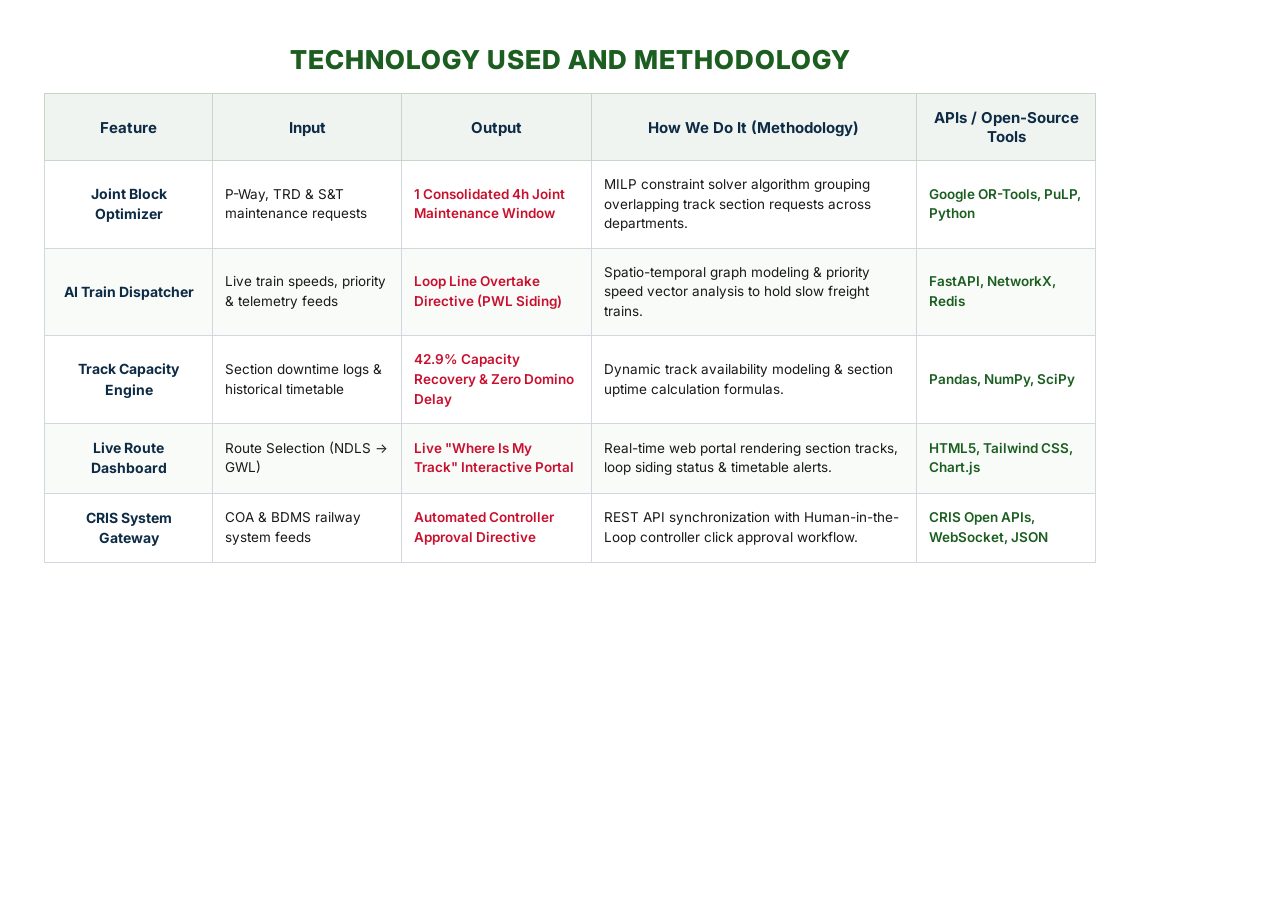
<file: slide3_table.html>
<!DOCTYPE html>
<html>
<head>
<meta charset="utf-8">
<style>
  @import url('https://fonts.googleapis.com/css2?family=Inter:wght@400;500;600;700;800&display=swap');
  
  body {
    margin: 0;
    padding: 20px;
    background-color: transparent;
    font-family: 'Inter', Arial, sans-serif;
    -webkit-font-smoothing: antialiased;
  }
  
  .container {
    width: 1100px;
    background: #ffffff;
    padding: 24px;
    border-radius: 12px;
    box-sizing: border-box;
  }

  .subtitle {
    text-align: center;
    color: #1b5e20;
    font-size: 26px;
    font-weight: 800;
    letter-spacing: 1px;
    margin-bottom: 18px;
    text-transform: uppercase;
  }

  table {
    width: 100%;
    border-collapse: collapse;
    font-size: 14px;
    color: #1a1a1a;
  }

  th {
    background-color: #f0f4f1;
    color: #0d2b45;
    font-weight: 700;
    padding: 14px 12px;
    border: 1px solid #c8d6c9;
    text-align: center;
    font-size: 15px;
  }

  td {
    padding: 14px 12px;
    border: 1px solid #d0d7de;
    vertical-align: middle;
    line-height: 1.45;
  }

  tr:nth-child(even) {
    background-color: #f9fbf9;
  }

  tr:nth-child(odd) {
    background-color: #ffffff;
  }

  .col-feature {
    width: 16%;
    font-weight: 700;
    color: #0d2b45;
    text-align: center;
  }

  .col-input {
    width: 18%;
    font-size: 13.5px;
  }

  .col-output {
    width: 18%;
    font-weight: 600;
    color: #c8102e;
    font-size: 13.5px;
  }

  .col-method {
    width: 31%;
    font-size: 13.5px;
  }

  .col-tools {
    width: 17%;
    font-weight: 600;
    color: #1b5e20;
    font-size: 13.5px;
  }
</style>
</head>
<body>
  <div class="container">
    <div class="subtitle">TECHNOLOGY USED AND METHODOLOGY</div>
    <table>
      <thead>
        <tr>
          <th>Feature</th>
          <th>Input</th>
          <th>Output</th>
          <th>How We Do It (Methodology)</th>
          <th>APIs / Open-Source Tools</th>
        </tr>
      </thead>
      <tbody>
        <tr>
          <td class="col-feature">Joint Block Optimizer</td>
          <td class="col-input">P-Way, TRD & S&T maintenance requests</td>
          <td class="col-output">1 Consolidated 4h Joint Maintenance Window</td>
          <td class="col-method">MILP constraint solver algorithm grouping overlapping track section requests across departments.</td>
          <td class="col-tools">Google OR-Tools, PuLP, Python</td>
        </tr>
        <tr>
          <td class="col-feature">AI Train Dispatcher</td>
          <td class="col-input">Live train speeds, priority & telemetry feeds</td>
          <td class="col-output">Loop Line Overtake Directive (PWL Siding)</td>
          <td class="col-method">Spatio-temporal graph modeling & priority speed vector analysis to hold slow freight trains.</td>
          <td class="col-tools">FastAPI, NetworkX, Redis</td>
        </tr>
        <tr>
          <td class="col-feature">Track Capacity Engine</td>
          <td class="col-input">Section downtime logs & historical timetable</td>
          <td class="col-output">42.9% Capacity Recovery & Zero Domino Delay</td>
          <td class="col-method">Dynamic track availability modeling & section uptime calculation formulas.</td>
          <td class="col-tools">Pandas, NumPy, SciPy</td>
        </tr>
        <tr>
          <td class="col-feature">Live Route Dashboard</td>
          <td class="col-input">Route Selection (NDLS → GWL)</td>
          <td class="col-output">Live "Where Is My Track" Interactive Portal</td>
          <td class="col-method">Real-time web portal rendering section tracks, loop siding status & timetable alerts.</td>
          <td class="col-tools">HTML5, Tailwind CSS, Chart.js</td>
        </tr>
        <tr>
          <td class="col-feature">CRIS System Gateway</td>
          <td class="col-input">COA & BDMS railway system feeds</td>
          <td class="col-output">Automated Controller Approval Directive</td>
          <td class="col-method">REST API synchronization with Human-in-the-Loop controller click approval workflow.</td>
          <td class="col-tools">CRIS Open APIs, WebSocket, JSON</td>
        </tr>
      </tbody>
    </table>
  </div>
</body>
</html>
</file>
